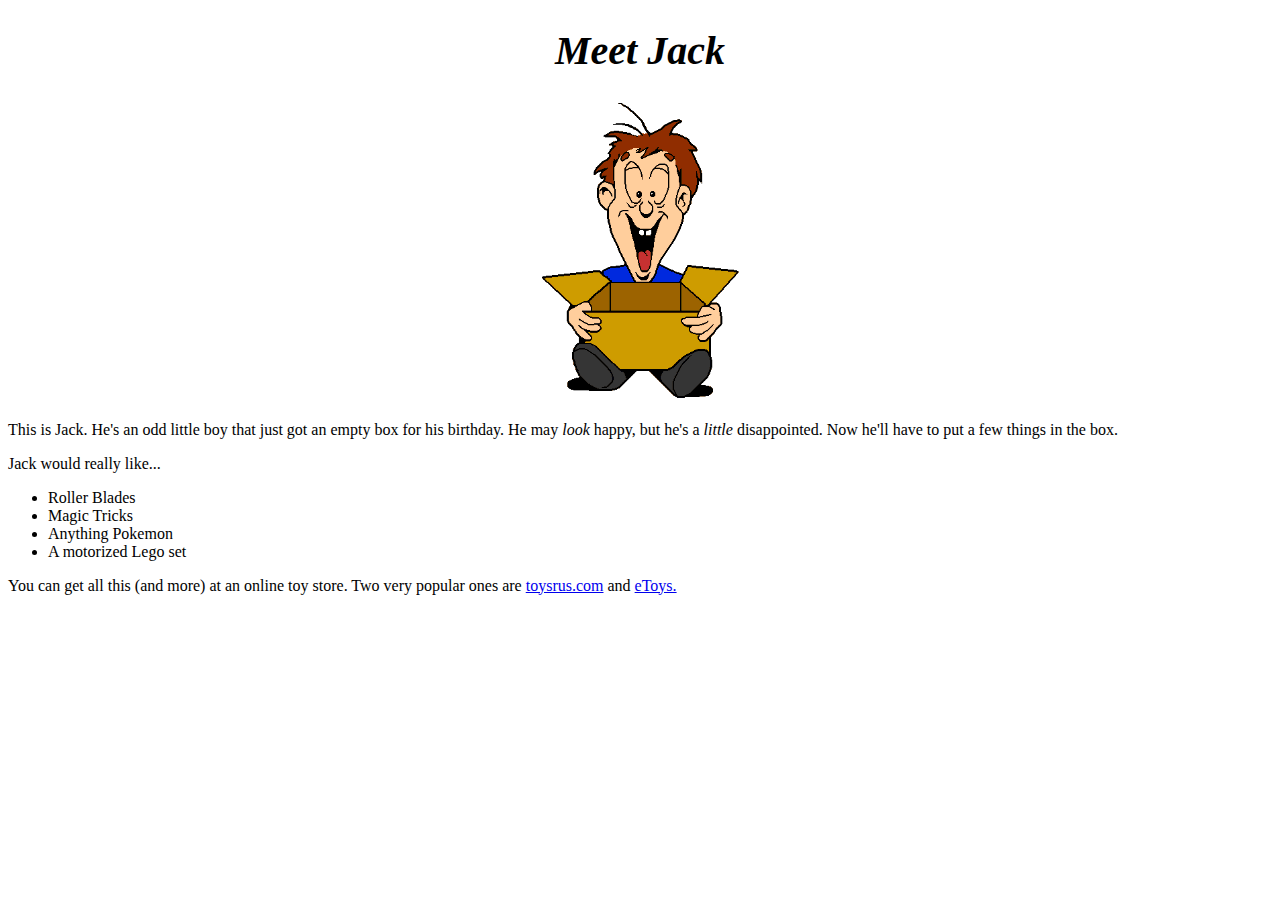
<file: Task 1 Meet Jack/index.html>
<!DOCTYPE html>
<html lang="en">
<head>
    <meta charset="UTF-8">
    <meta http-equiv="X-UA-Compatible" content="IE=edge">
    <meta name="viewport" content="width=device-width, initial-scale=1.0">
    <title>Document</title>
    <link rel="stylesheet" href="css/main.css">
</head>
<body>
    <div class="container">

        <div class="logo">
            <h1>Meet Jack</h1>
        </div>

        <div class="childphoto">
            <img src="images/jack.gif" alt="Jack">
        </div>

        <div class="textsection">
            <p>This is Jack. He's an odd little boy that just got an empty box for his birthday. He may <span>look</span> happy, but he's a <span>little</span> disappointed. Now he'll have to put a few things in the box.</p>
            <p>Jack would really like...</p>
            <ul>
                <li>Roller Blades</li>
                <li>Magic Tricks</li>
                <li>Anything Pokemon</li>
                <li>A motorized Lego set</li>
            </ul>

            <p>You can get all this (and more) at an online toy store. Two very popular ones are <a href="toysrus.com">toysrus.com</a> and <a href="eToys.">eToys.</a></p>
        </div>
    </div>
</body>
</html>
</file>
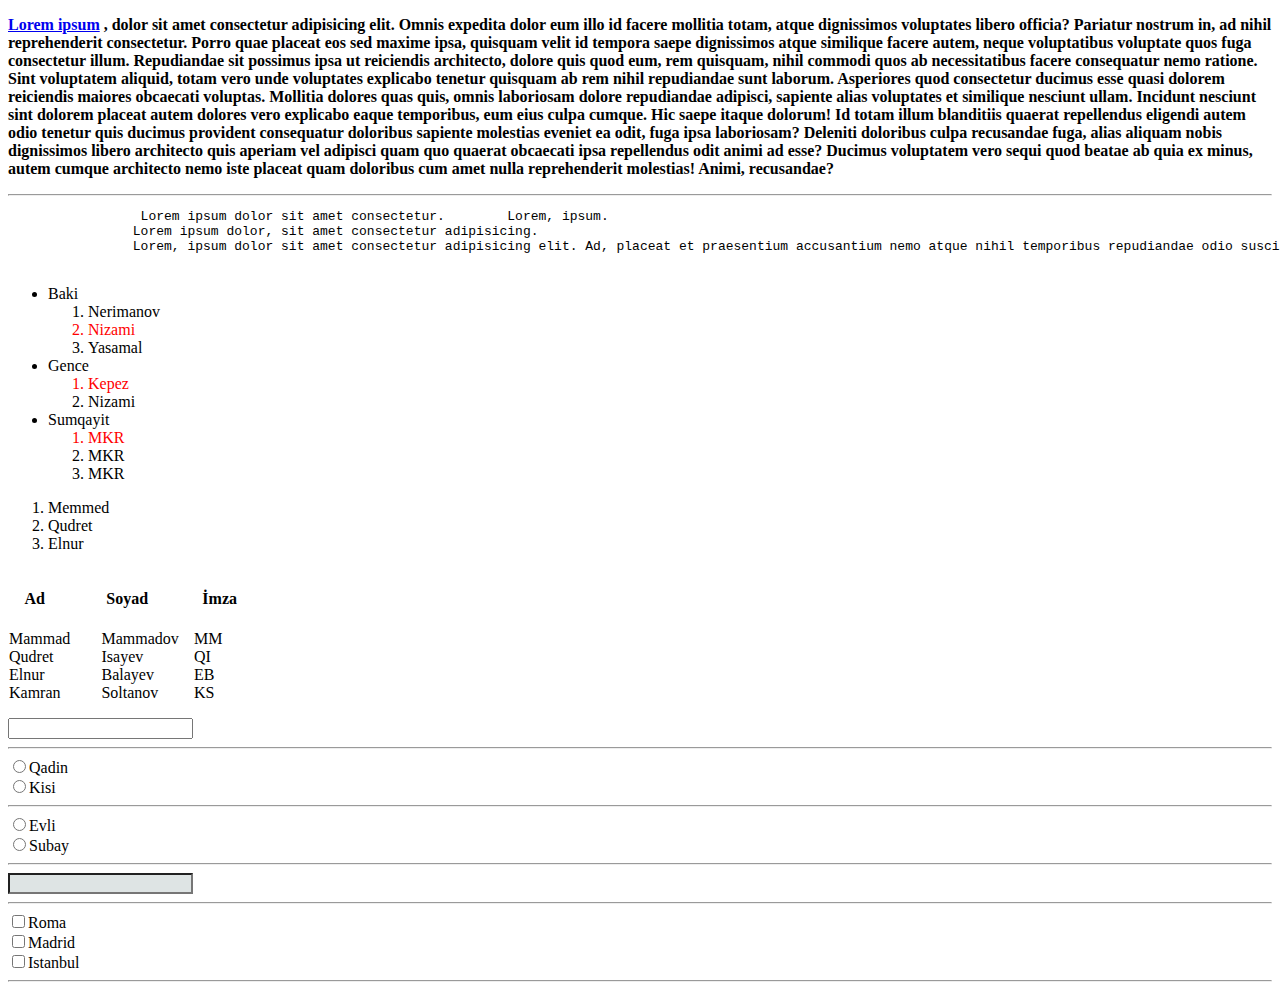
<file: Task 2 Lorem/index.html>
<!DOCTYPE html>
<html lang="en">
<head>
    <meta charset="UTF-8">
    <meta http-equiv="X-UA-Compatible" content="IE=edge">
    <meta name="viewport" content="width=device-width, initial-scale=1.0">
    <link rel="stylesheet" href="css/main.css">
    <title>Document</title>
</head>
<body>
    <div class="container">

        <div class="abovehr">
            <p><a href="https://en.wikipedia.org/wiki/Lorem_ipsum">Lorem ipsum</a> , dolor sit amet consectetur adipisicing elit. Omnis expedita dolor eum illo id facere mollitia totam, atque dignissimos voluptates libero officia? Pariatur nostrum in, ad nihil reprehenderit consectetur. Porro quae placeat eos sed maxime ipsa, quisquam velit id tempora saepe dignissimos atque similique facere autem, neque voluptatibus voluptate quos fuga consectetur illum. Repudiandae sit possimus ipsa ut reiciendis architecto, dolore quis quod eum, rem quisquam, nihil commodi quos ab necessitatibus facere consequatur nemo ratione. Sint voluptatem aliquid, totam vero unde voluptates explicabo tenetur quisquam ab rem nihil repudiandae sunt laborum. Asperiores quod consectetur ducimus esse quasi dolorem reiciendis maiores obcaecati voluptas. Mollitia dolores quas quis, omnis laboriosam dolore repudiandae adipisci, sapiente alias voluptates et similique nesciunt ullam. Incidunt nesciunt sint dolorem placeat autem dolores vero explicabo eaque temporibus, eum eius culpa cumque. Hic saepe itaque dolorum! Id totam illum blanditiis quaerat repellendus eligendi autem odio tenetur quis ducimus provident consequatur doloribus sapiente molestias eveniet ea odit, fuga ipsa laboriosam? Deleniti doloribus culpa recusandae fuga, alias aliquam nobis dignissimos libero architecto quis aperiam vel adipisci quam quo quaerat obcaecati ipsa repellendus odit animi ad esse? Ducimus voluptatem vero sequi quod beatae ab quia ex minus, autem cumque architecto nemo iste placeat quam doloribus cum amet nulla reprehenderit molestias! Animi, recusandae?</p>
        </div>
        <hr>
        <div class="prelorem">
            <pre>                 Lorem ipsum dolor sit amet consectetur.        Lorem, ipsum.
                Lorem ipsum dolor, sit amet consectetur adipisicing.
                Lorem, ipsum dolor sit amet consectetur adipisicing elit. Ad, placeat et praesentium accusantium nemo atque nihil temporibus repudiandae odio suscipit.
            </pre>
        </div>

        <div class="cities">
            <ul>
                <li>Baki
                    <ol>
                        <li>Nerimanov</li>
                        <li id="redli">Nizami</li>
                        <li>Yasamal</li>
                    </ol>
                </li>
                <li>Gence
                    <ol>
                        <li id="redli">Kepez</li>
                        <li>Nizami</li>
                    </ol>
                </li>
                <li>Sumqayit
                    <ol>
                        <li id="redli">MKR</li>
                        <li>MKR</li>
                        <li>MKR</li>
                    </ol>
                </li>
            </ul>

            <div class="names">
                <ol>
                    <li>Memmed</li>
                    <li>Qudret</li>
                    <li>Elnur</li>
                </ol>
            </div>

           
        </div>

        <div class="parents">
            <div class="ulprnts">
                <h4>Ad</h4>
                <ul>
                    <li>Mammad</li>
                    <li>Qudret</li>
                    <li>Elnur</li>
                    <li>Kamran</li>
                </ul>
            </div>
            <div class="ulprnts">
                <h4>Soyad</h4>
                <ul>
                    <li>Mammadov</li>
                    <li>Isayev</li>
                    <li>Balayev</li>
                    <li>Soltanov</li>
                </ul>
            </div>
            <div class="ulprnts">
                <h4>İmza</h4>
                <ul>
                    <li>MM</li>
                    <li>QI</li>
                    <li>EB</li>
                    <li>KS</li>
                </ul>
            </div>

            <div class="input-div"><input type="text" name="" id="">   </div>

            <hr>
            <div class="gender">

                <div><input name="gender" type="radio"><label for="">Qadin</label></div>
                <div><input name="gender" type="radio"><label for="">Kisi</label></div>
                

            </div>

            <hr>
            <div class="ismarried">
                
                <div><input name="marry" type="radio"><label for="">Evli</label></div>
                <div><input name="marry" type="radio"><label for="">Subay</label></div>

                
                
            </div>

            <hr>
            <div class="greyinput"><input type="text" name="" id=""></div>


            <hr>

            <div class="whichcities">

                <div>
                <input type="checkbox">Roma
                </div>

                <div>
                    <input type="checkbox">Madrid
                </div>

                <div>
                        <input type="checkbox">Istanbul
                </div>
            </div>

            <hr>
</body>
</html>
</file>
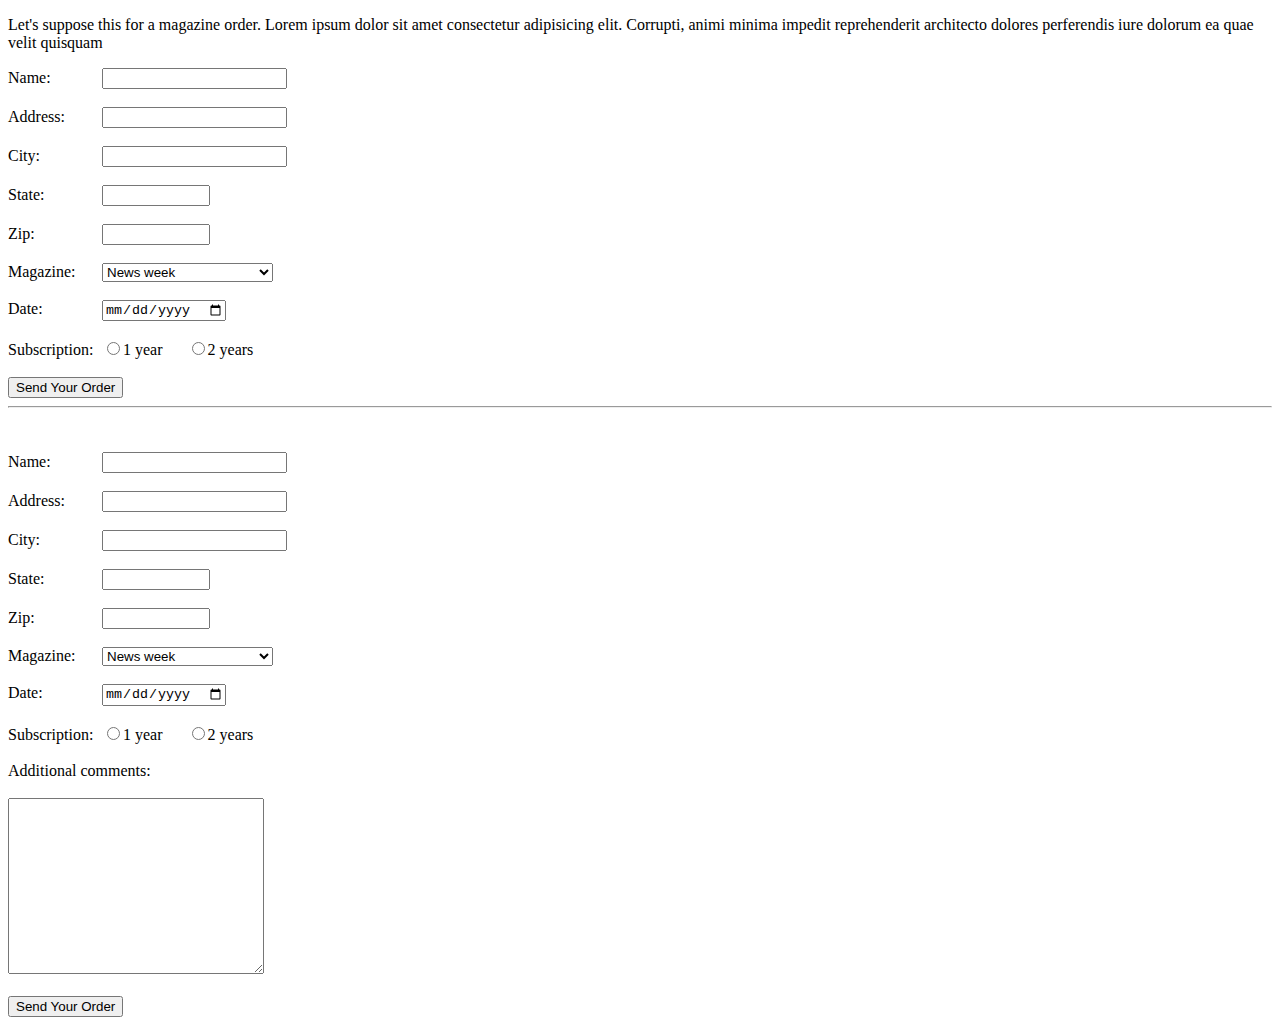
<file: Task 3 Input/index.html>
<!DOCTYPE html>
<html lang="en">
  <head>
    <meta charset="UTF-8" />
    <meta http-equiv="X-UA-Compatible" content="IE=edge" />
    <meta name="viewport" content="width=device-width, initial-scale=1.0" />
    <link rel="stylesheet" href="css/main.css" />
    <title>Document</title>
  </head>
  <body>
    <div class="container">
      <p>
        Let's suppose this for a magazine order. Lorem ipsum dolor sit amet
        consectetur adipisicing elit. Corrupti, animi minima impedit
        reprehenderit architecto dolores perferendis iure dolorum ea quae velit
        quisquam
      </p>

      <form class="userinfo1" action="">
        <label>Name:</label>
        <input type="text" />

        <br />
        <br />

        <label>Address:</label>
        <input type="text" />

        <br />
        <br />

        <label>City:</label>
        <input type="text" />

        <br />
        <br />

        <label>State:</label>
        <input class="halfinput" type="text" />

        <br />
        <br />

        <label>Zip:</label>
        <input class="halfinput" type="text" />

        <br />
        <br />

        <label>Magazine:</label>
        <select name="magazines" id="magazine">
          <option value="">News week</option>
          <option value="">Highlights for Children</option>
          <option value="">Food Network Magazine</option>
          <option value="">Fortune</option>
          <option value="">Sports Illustrated for Kids</option>
        </select>

        <br />
        <br />

        <label>Date:</label>
        <input type="date" name="" id="" />

        <br />
        <br />

        <label>Subscription:</label>
        <input name="year" type="radio" />1 year
        <input class="year" name="year" type="radio" />2 years

        <br />
        <br />

        <button type="submit">Send Your Order</button>
      </form>

      <hr>
      <br>
      <br>

      <form class="userinfo1" action="">
        <label>Name:</label>
        <input type="text" />

        <br />
        <br />

        <label>Address:</label>
        <input type="text" />

        <br />
        <br />

        <label>City:</label>
        <input type="text" />

        <br />
        <br />

        <label>State:</label>
        <input class="halfinput" type="text" />

        <br />
        <br />

        <label>Zip:</label>
        <input class="halfinput" type="text" />

        <br />
        <br />

        <label>Magazine:</label>
        <select name="magazines" id="magazine">
          <option value="">News week</option>
          <option value="">Highlights for Children</option>
          <option value="">Food Network Magazine</option>
          <option value="">Fortune</option>
          <option value="">Sports Illustrated for Kids</option>
        </select>

        <br />
        <br />

        <label>Date:</label>
        <input type="date" name="" id="" />

        <br />
        <br />

        <label>Subscription:</label>
        <input name="year" type="radio" />1 year
        <input class="year" name="year" type="radio" />2 years

        <br />
        <br />

        <label id="longlabel">Additional comments:</label>
        <br>    
        <br>
        <textarea name="" id="" cols="30" rows="10"></textarea>

        <br>
        <br>

        <button type="submit">Send Your Order</button>
      </form>
    </div>
  </body>
</html>
</file>
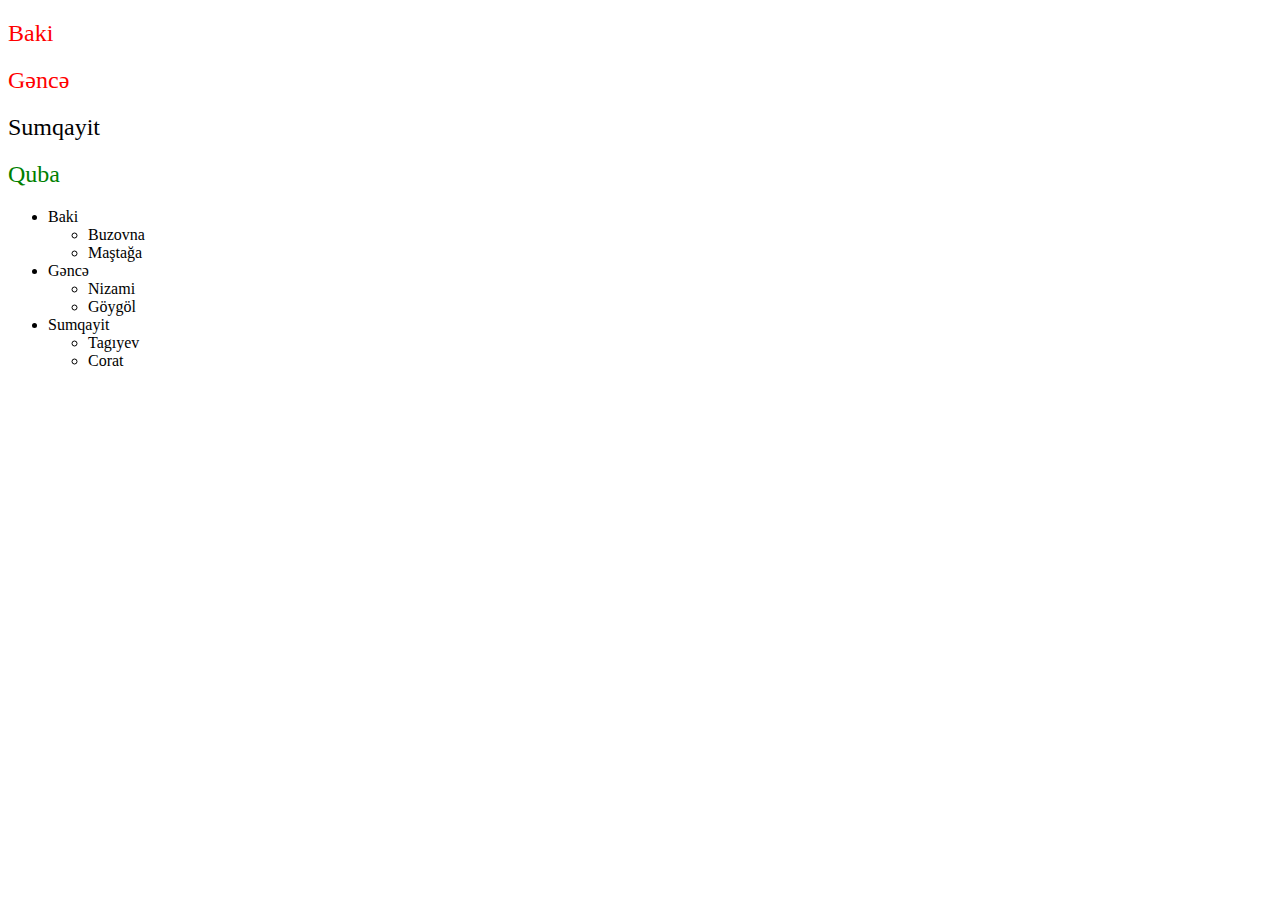
<file: Task 4 Cities/index.html>
<!DOCTYPE html>
<html lang="en">
  <head>
    <meta charset="UTF-8" />
    <meta http-equiv="X-UA-Compatible" content="IE=edge" />
    <meta name="viewport" content="width=device-width, initial-scale=1.0" />
    <link rel="stylesheet" href="css/main.css" />
    <title>Document</title>
  </head>
  <body>
    <div class="container">
      <div class="reddiv">
        <h2>Baki</h2>
      </div>
      <div class="reddiv">
        <h2>Gəncə</h2>
      </div>
      <div>
        <h2>Sumqayit</h2>
      </div>
      <div class="greendiv">
        <h2>Quba</h2>
      </div>

      <div class="parents">
        <ul>
          <li>
            Baki
            <ul>
              <li>Buzovna</li>
              <li>Maştağa</li>
            </ul>
          </li>

          <li>
            Gəncə
            <ul>
              <li>Nizami</li>
              <li>Göygöl</li>
            </ul>
          </li>

          <li>
            Sumqayit
            <ul>
              <li>Tagıyev</li>
              <li>Corat</li>
            </ul>
          </li>
        </ul>
      </div>
    </div>
  </body>
</html>
</file>
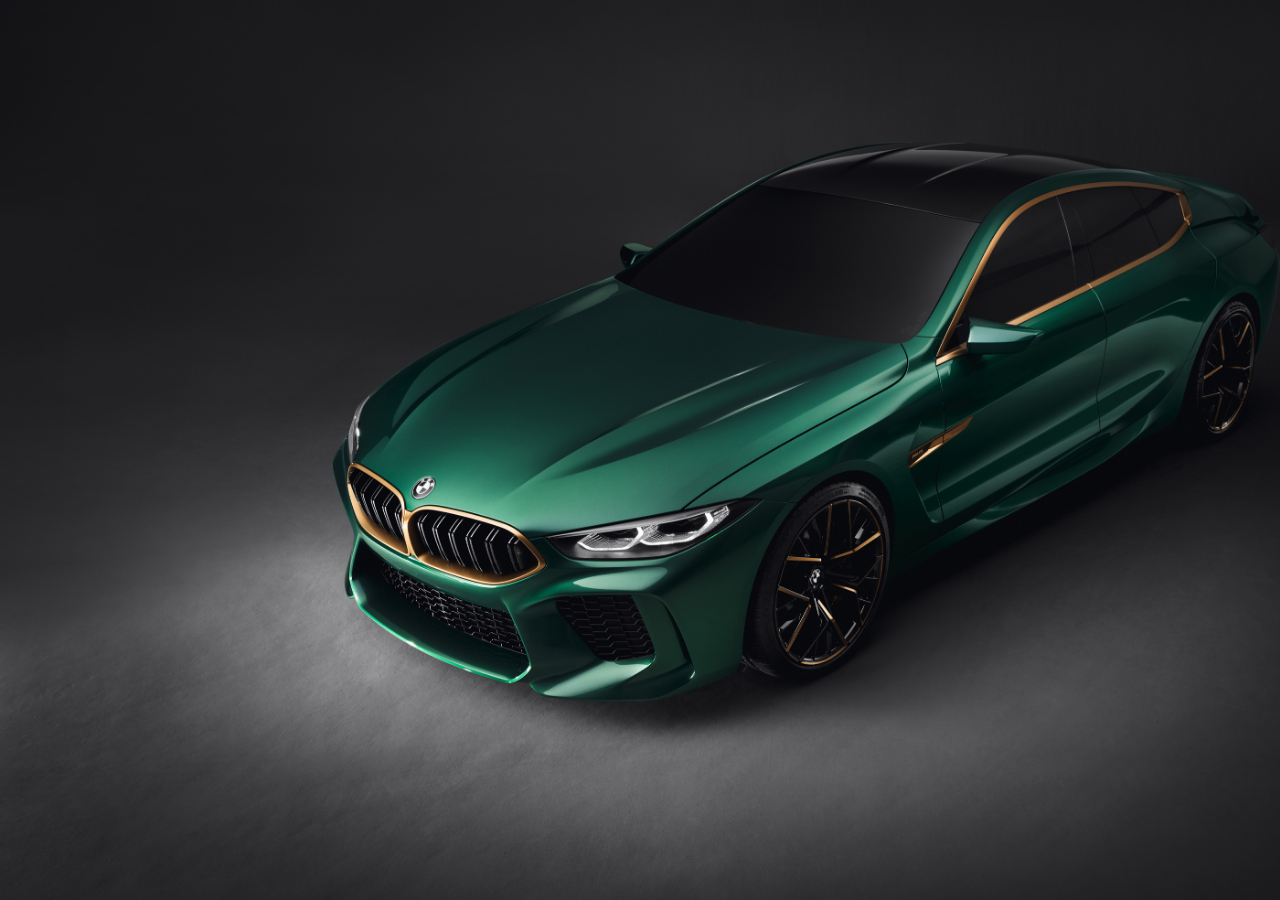
<file: Task 5 Full Background/index.html>
<!DOCTYPE html>
<html lang="en">
<head>
    <meta charset="UTF-8">
    <meta http-equiv="X-UA-Compatible" content="IE=edge">
    <meta name="viewport" content="width=device-width, initial-scale=1.0">
    <link rel="stylesheet" href="css/main.css">
    <title>Document</title>
</head>
<body>

</body>
</html>
</file>
<file: Task 1 Meet Jack/css/main.css>
*{
    box-sizing: border-box;
    text-align: center;
}
.logo h1{
    font-style: italic;
    font-size:250%;
}

.textsection p{
    text-align: left;
}

.textsection p span{
    font-style: italic;
}
.textsection ul li {
    text-align: left;
}
</file>
<file: Task 2 Lorem/css/main.css>
.abovehr p{
    font-weight:bold;
}
#redli{
    color: red;
}
.parents .ulprnts{
    display: inline-block;
    width: 7%;
    text-align: center;

}
.parents .ulprnts ul li{
    list-style-type: none;

}
.parents .ulprnts ul{
    text-align: left;
    padding-left: 1px;
}
.parents h4{
    padding-right: 35px;
}
.parents input:hover{
    background-color: rgb(222, 228, 228);
    transition-delay: 1sn;
}
.container hr{
    border: 0.1 px solid grey;
}

.greyinput input{
    background-color: rgb(222, 228, 228);
}
.greyinput input:hover{
    background-color: white;
}
</file>
<file: Task 3 Input/css/main.css>
.container p{
    font-family: Georgia, 'Times New Roman', Times, serif;
    font-weight: lighter;
}
.userinfo1 label{
    display: inline-block;
    width: 90px;
}
.halfinput{
    width: 100px;
}

.year{
    margin-left: 25px;
}

textarea{
    width: 250px;
    height: 170px;
}
#longlabel{
    width: 300px;
}
</file>
<file: Task 4 Cities/css/main.css>
.container h2{
    font-weight: 300;
}
.reddiv h2{
    color: red;
}
.greendiv h2{
    color: green;
}
</file>
<file: Task 5 Full Background/css/main.css>
html{
    min-height: 100%;
    background-image: url(../images/bmw-m8-upper-view-3f.jpg);
    background-repeat: no-repeat;
    background-size: cover;
}
</file>
